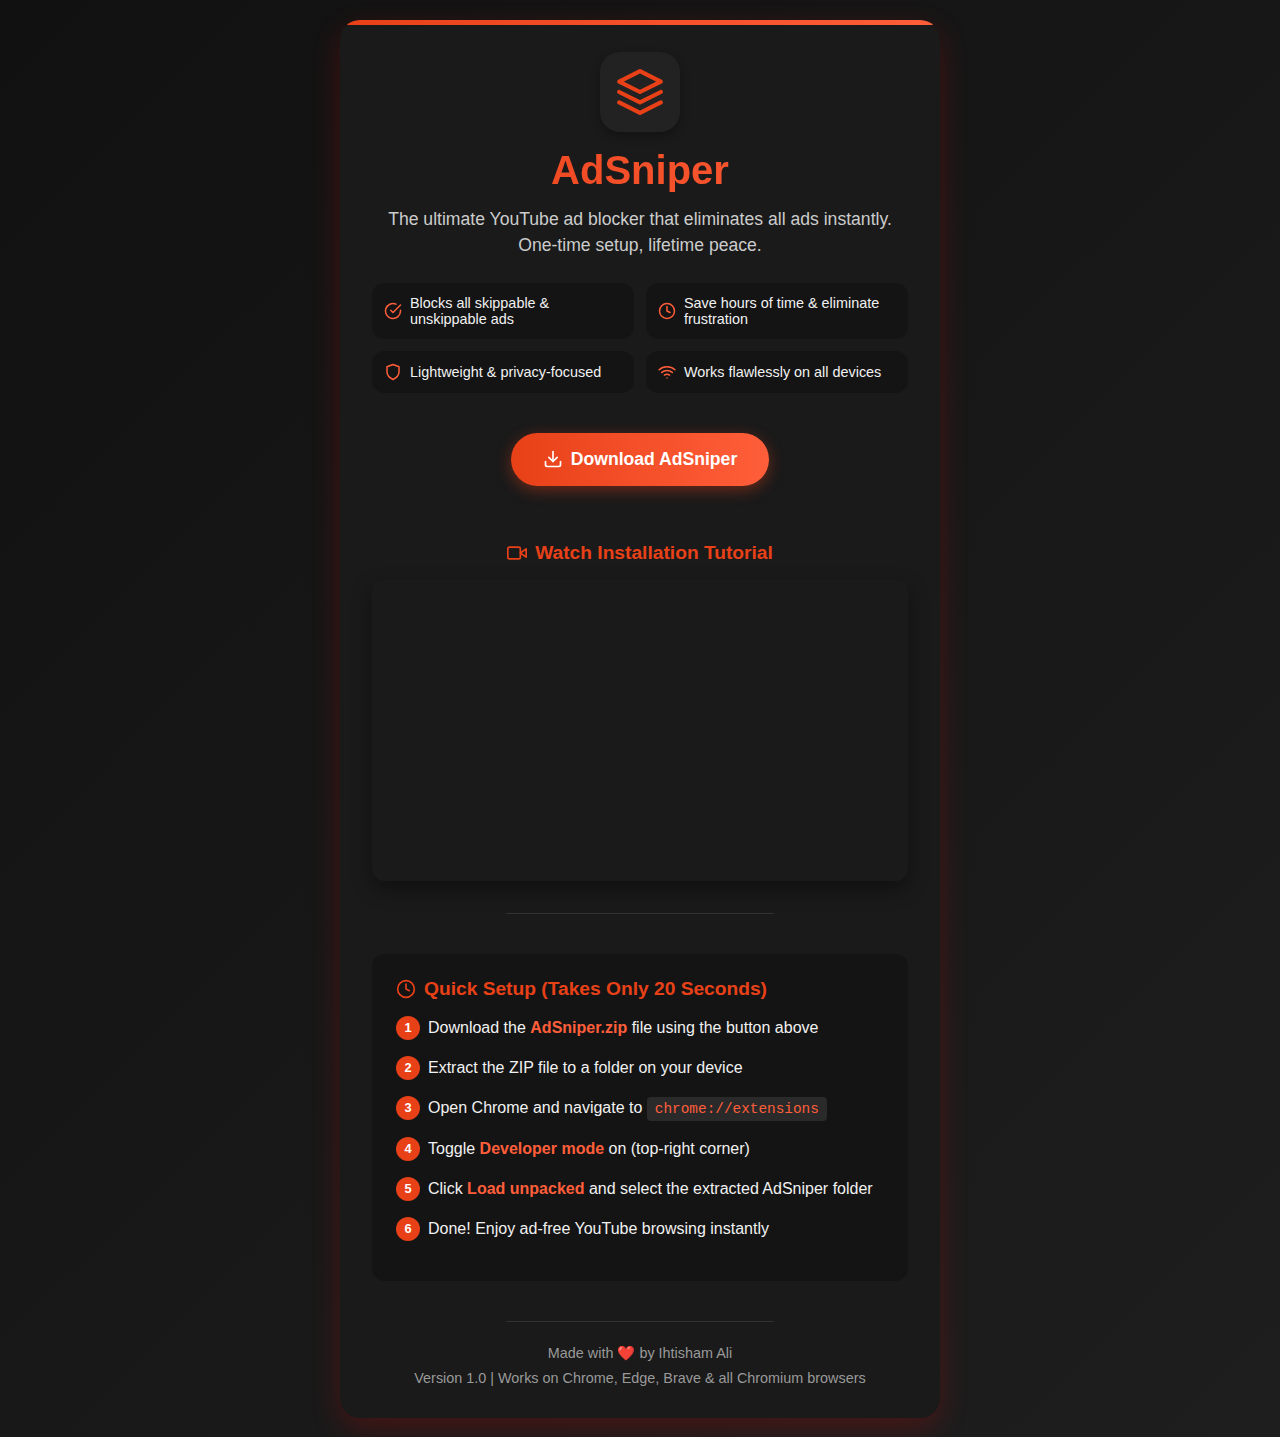
<file: AdSniper/index.html>
<!DOCTYPE html>
<html lang="en">

<head>
    <meta charset="UTF-8">
    <meta name="viewport" content="width=device-width, initial-scale=1.0">
    <title>Install AdSniper - YouTube Ad Blocker</title>
    <link rel="icon" href="icon48.png">
    <style>
    * {
        box-sizing: border-box;
        margin: 0;
        padding: 0;
    }

    body {
        margin: 0;
        padding: 0;
        font-family: 'Segoe UI', Tahoma, Geneva, Verdana, sans-serif;
        background: #0f0f0f;
        color: #f1f1f1;
        display: flex;
        flex-direction: column;
        align-items: center;
        justify-content: center;
        min-height: 100vh;
        text-align: center;
        background: linear-gradient(135deg, #111111 0%, #1e1e1e 100%);
    }

    .container {
        padding: 2rem;
        width: 90%;
        max-width: 600px;
        border-radius: 20px;
        background: #1a1a1a;
        box-shadow: 0 10px 30px rgba(255, 0, 0, 0.2);
        margin: 20px;
        position: relative;
        overflow: hidden;
    }

    .container::before {
        content: '';
        position: absolute;
        top: 0;
        left: 0;
        width: 100%;
        height: 5px;
        background: linear-gradient(to right, #e84118, #ff5e3a);
    }

    .logo {
        width: 80px;
        height: 80px;
        margin: 0 auto 1rem;
        border-radius: 20px;
        background: #222;
        display: flex;
        align-items: center;
        justify-content: center;
        box-shadow: 0 4px 10px rgba(0, 0, 0, 0.3);
    }

    .logo svg {
        width: 50px;
        height: 50px;
    }

    h1 {
        font-size: 2.5rem;
        margin-bottom: 0.8rem;
        background: linear-gradient(to right, #e84118, #ff5e3a);
        -webkit-background-clip: text;
        background-clip: text;
        color: transparent;
        font-weight: 700;
    }

    .tagline {
        font-size: 1.1rem;
        margin-bottom: 1.5rem;
        line-height: 1.5;
        color: #cccccc;
    }

    .button {
        background: linear-gradient(to right, #e84118, #ff5e3a);
        color: white;
        padding: 1rem 2rem;
        font-size: 1.1rem;
        border: none;
        border-radius: 50px;
        cursor: pointer;
        transition: all 0.3s ease;
        font-weight: 600;
        display: inline-flex;
        align-items: center;
        justify-content: center;
        margin: 1rem 0;
        box-shadow: 0 4px 15px rgba(232, 65, 24, 0.4);
    }

    .button:hover {
        transform: translateY(-3px);
        box-shadow: 0 6px 20px rgba(232, 65, 24, 0.6);
    }

    .button:active {
        transform: translateY(1px);
    }

    .button svg {
        margin-right: 8px;
    }

    .steps {
        text-align: left;
        margin-top: 2.5rem;
        padding: 1.5rem;
        background: rgba(0, 0, 0, 0.2);
        border-radius: 12px;
        counter-reset: step-counter;
        list-style-type: none;
    }

    .steps-title {
        font-size: 1.2rem;
        color: #e84118;
        margin-bottom: 1rem;
        display: flex;
        align-items: center;
    }

    .steps-title svg {
        margin-right: 8px;
    }

    .steps li {
        margin-bottom: 1rem;
        padding-left: 2rem;
        position: relative;
        line-height: 1.5;
    }

    .steps li::before {
        counter-increment: step-counter;
        content: counter(step-counter);
        position: absolute;
        left: 0;
        top: 0;
        width: 24px;
        height: 24px;
        background: #e84118;
        color: white;
        border-radius: 50%;
        display: flex;
        align-items: center;
        justify-content: center;
        font-size: 0.8rem;
        font-weight: bold;
    }

    .footer {
        margin-top: 2.5rem;
        font-size: 0.9rem;
        color: #999;
        position: relative;
        padding-top: 1.5rem;
    }

    .footer::before {
        content: '';
        position: absolute;
        top: 0;
        left: 25%;
        right: 25%;
        height: 1px;
        background: rgba(255, 255, 255, 0.1);
    }

    code {
        background: #2a2a2a;
        padding: 4px 8px;
        border-radius: 4px;
        font-family: monospace;
        font-size: 0.9rem;
        color: #ff5e3a;
    }

    .highlight {
        color: #ff5e3a;
        font-weight: 600;
    }

    .benefits {
        display: flex;
        flex-wrap: wrap;
        justify-content: center;
        gap: 12px;
        margin: 1.5rem 0;
    }

    .benefit {
        background: rgba(0, 0, 0, 0.2);
        border-radius: 12px;
        padding: 12px;
        width: calc(50% - 6px);
        display: flex;
        align-items: center;
        text-align: left;
    }

    .benefit svg {
        margin-right: 8px;
        flex-shrink: 0;
        color: #ff5e3a;
    }

    .benefit span {
        font-size: 0.9rem;
    }

    /* Video Tutorial Section */
    .video-section {
        margin-top: 2.5rem;
        width: 100%;
    }

    .video-title {
        font-size: 1.2rem;
        color: #e84118;
        margin-bottom: 1rem;
        display: flex;
        align-items: center;
        justify-content: center;
    }

    .video-title svg {
        margin-right: 8px;
    }

    .video-container {
        position: relative;
        padding-bottom: 56.25%;
        /* 16:9 Aspect Ratio */
        height: 0;
        overflow: hidden;
        width: 100%;
        border-radius: 12px;
        box-shadow: 0 8px 20px rgba(0, 0, 0, 0.4);
    }

    .video-container iframe {
        position: absolute;
        top: 0;
        left: 0;
        width: 100%;
        height: 100%;
        border: none;
        border-radius: 12px;
    }

    .section-divider {
        width: 50%;
        height: 1px;
        background: rgba(255, 255, 255, 0.1);
        margin: 2rem auto;
    }

    /* Animations */
    @keyframes pulse {
        0% {
            transform: scale(1);
        }

        50% {
            transform: scale(1.05);
        }

        100% {
            transform: scale(1);
        }
    }

    .pulse {
        animation: pulse 2s infinite ease-in-out;
    }

    /* Video play button effect */
    .play-button-overlay {
        position: absolute;
        top: 0;
        left: 0;
        width: 100%;
        height: 100%;
        display: flex;
        align-items: center;
        justify-content: center;
        background: rgba(0, 0, 0, 0.3);
        border-radius: 12px;
        opacity: 0;
        transition: opacity 0.3s ease;
        pointer-events: none;
    }

    .video-thumbnail:hover .play-button-overlay {
        opacity: 1;
    }

    .play-button {
        width: 70px;
        height: 70px;
        background: rgba(232, 65, 24, 0.9);
        border-radius: 50%;
        display: flex;
        align-items: center;
        justify-content: center;
        animation: pulse 2s infinite;
    }

    .video-thumbnail {
        position: relative;
        cursor: pointer;
        border-radius: 12px;
        overflow: hidden;
    }

    .video-thumbnail img {
        width: 100%;
        display: block;
        border-radius: 12px;
    }

    /* Responsive Design */
    @media (max-width: 600px) {
        .container {
            padding: 1.5rem;
            width: 95%;
        }

        h1 {
            font-size: 2rem;
        }

        .tagline {
            font-size: 1rem;
        }

        .button {
            padding: 0.8rem 1.6rem;
            font-size: 1rem;
            width: 100%;
        }

        .steps {
            padding: 1rem;
        }

        .benefit {
            width: 100%;
        }

        .play-button {
            width: 50px;
            height: 50px;
        }
    }
    </style>
</head>

<body>
    <div class="container">
        <div class="logo">
            <svg xmlns="http://www.w3.org/2000/svg" viewBox="0 0 24 24" fill="none" stroke="#e84118" stroke-width="2" stroke-linecap="round" stroke-linejoin="round">
                <path d="M12 2L2 7l10 5 10-5-10-5z" />
                <path d="M2 17l10 5 10-5" />
                <path d="M2 12l10 5 10-5" />
            </svg>
        </div>
        <h1>AdSniper</h1>
        <p class="tagline">The ultimate YouTube ad blocker that eliminates all ads instantly. One-time setup, lifetime peace.</p>
        <div class="benefits">
            <div class="benefit">
                <svg xmlns="http://www.w3.org/2000/svg" width="18" height="18" viewBox="0 0 24 24" fill="none" stroke="currentColor" stroke-width="2" stroke-linecap="round" stroke-linejoin="round">
                    <path d="M22 11.08V12a10 10 0 1 1-5.93-9.14"></path>
                    <polyline points="22 4 12 14.01 9 11.01"></polyline>
                </svg>
                <span>Blocks all skippable & unskippable ads</span>
            </div>
            <div class="benefit">
                <svg xmlns="http://www.w3.org/2000/svg" width="18" height="18" viewBox="0 0 24 24" fill="none" stroke="currentColor" stroke-width="2" stroke-linecap="round" stroke-linejoin="round">
                    <circle cx="12" cy="12" r="10"></circle>
                    <polyline points="12 6 12 12 16 14"></polyline>
                </svg>
                <span>Save hours of time & eliminate frustration</span>
            </div>
            <div class="benefit">
                <svg xmlns="http://www.w3.org/2000/svg" width="18" height="18" viewBox="0 0 24 24" fill="none" stroke="currentColor" stroke-width="2" stroke-linecap="round" stroke-linejoin="round">
                    <path d="M12 22s8-4 8-10V5l-8-3-8 3v7c0 6 8 10 8 10z"></path>
                </svg>
                <span>Lightweight & privacy-focused</span>
            </div>
            <div class="benefit">
                <svg xmlns="http://www.w3.org/2000/svg" width="18" height="18" viewBox="0 0 24 24" fill="none" stroke="currentColor" stroke-width="2" stroke-linecap="round" stroke-linejoin="round">
                    <path d="M5 12.55a11 11 0 0 1 14.08 0"></path>
                    <path d="M1.42 9a16 16 0 0 1 21.16 0"></path>
                    <path d="M8.53 16.11a6 6 0 0 1 6.95 0"></path>
                    <line x1="12" y1="20" x2="12.01" y2="20"></line>
                </svg>
                <span>Works flawlessly on all devices</span>
            </div>
        </div>
        <a href="AdSniper.zip" download>
            <button class="button pulse">
                <svg xmlns="http://www.w3.org/2000/svg" width="20" height="20" viewBox="0 0 24 24" fill="none" stroke="currentColor" stroke-width="2" stroke-linecap="round" stroke-linejoin="round">
                    <path d="M21 15v4a2 2 0 0 1-2 2H5a2 2 0 0 1-2-2v-4"></path>
                    <polyline points="7 10 12 15 17 10"></polyline>
                    <line x1="12" y1="15" x2="12" y2="3"></line>
                </svg>
                Download AdSniper
            </button>
        </a>
        <!-- Video Tutorial Section -->
        <div class="video-section">
            <div class="video-title">
                <svg xmlns="http://www.w3.org/2000/svg" width="20" height="20" viewBox="0 0 24 24" fill="none" stroke="currentColor" stroke-width="2" stroke-linecap="round" stroke-linejoin="round">
                    <polygon points="23 7 16 12 23 17 23 7"></polygon>
                    <rect x="1" y="5" width="15" height="14" rx="2" ry="2"></rect>
                </svg>
                <strong>Watch Installation Tutorial</strong>
            </div>
            <div class="video-container">
                <!-- Replace the src with your actual video link -->
                <iframe width="560" height="315" src="https://www.youtube-nocookie.com/embed/CcZwZ6NjwII?si=_jN-zepwondrNzMK&amp;controls=0" title="YouTube video player" frameborder="0" allow="accelerometer; autoplay; clipboard-write; encrypted-media; gyroscope; picture-in-picture; web-share" referrerpolicy="strict-origin-when-cross-origin" allowfullscreen></iframe>
            </div>
        </div>
        <div class="section-divider"></div>
        <ul class="steps">
            <div class="steps-title">
                <svg xmlns="http://www.w3.org/2000/svg" width="20" height="20" viewBox="0 0 24 24" fill="none" stroke="currentColor" stroke-width="2" stroke-linecap="round" stroke-linejoin="round">
                    <circle cx="12" cy="12" r="10"></circle>
                    <polyline points="12 6 12 12 16 14"></polyline>
                </svg>
                <strong>Quick Setup (Takes Only 20 Seconds)</strong>
            </div>
            <li>Download the <span class="highlight">AdSniper.zip</span> file using the button above</li>
            <li>Extract the ZIP file to a folder on your device</li>
            <li>Open Chrome and navigate to <code>chrome://extensions</code></li>
            <li>Toggle <span class="highlight">Developer mode</span> on (top-right corner)</li>
            <li>Click <span class="highlight">Load unpacked</span> and select the extracted AdSniper folder</li>
            <li>Done! Enjoy ad-free YouTube browsing instantly</li>
        </ul>
        <div class="footer">
            <div>Made with ❤️ by Ihtisham Ali</div>
            <div style="margin-top: 8px;">Version 1.0 | Works on Chrome, Edge, Brave & all Chromium browsers</div>
        </div>
    </div>
</body>

</html>
</file>
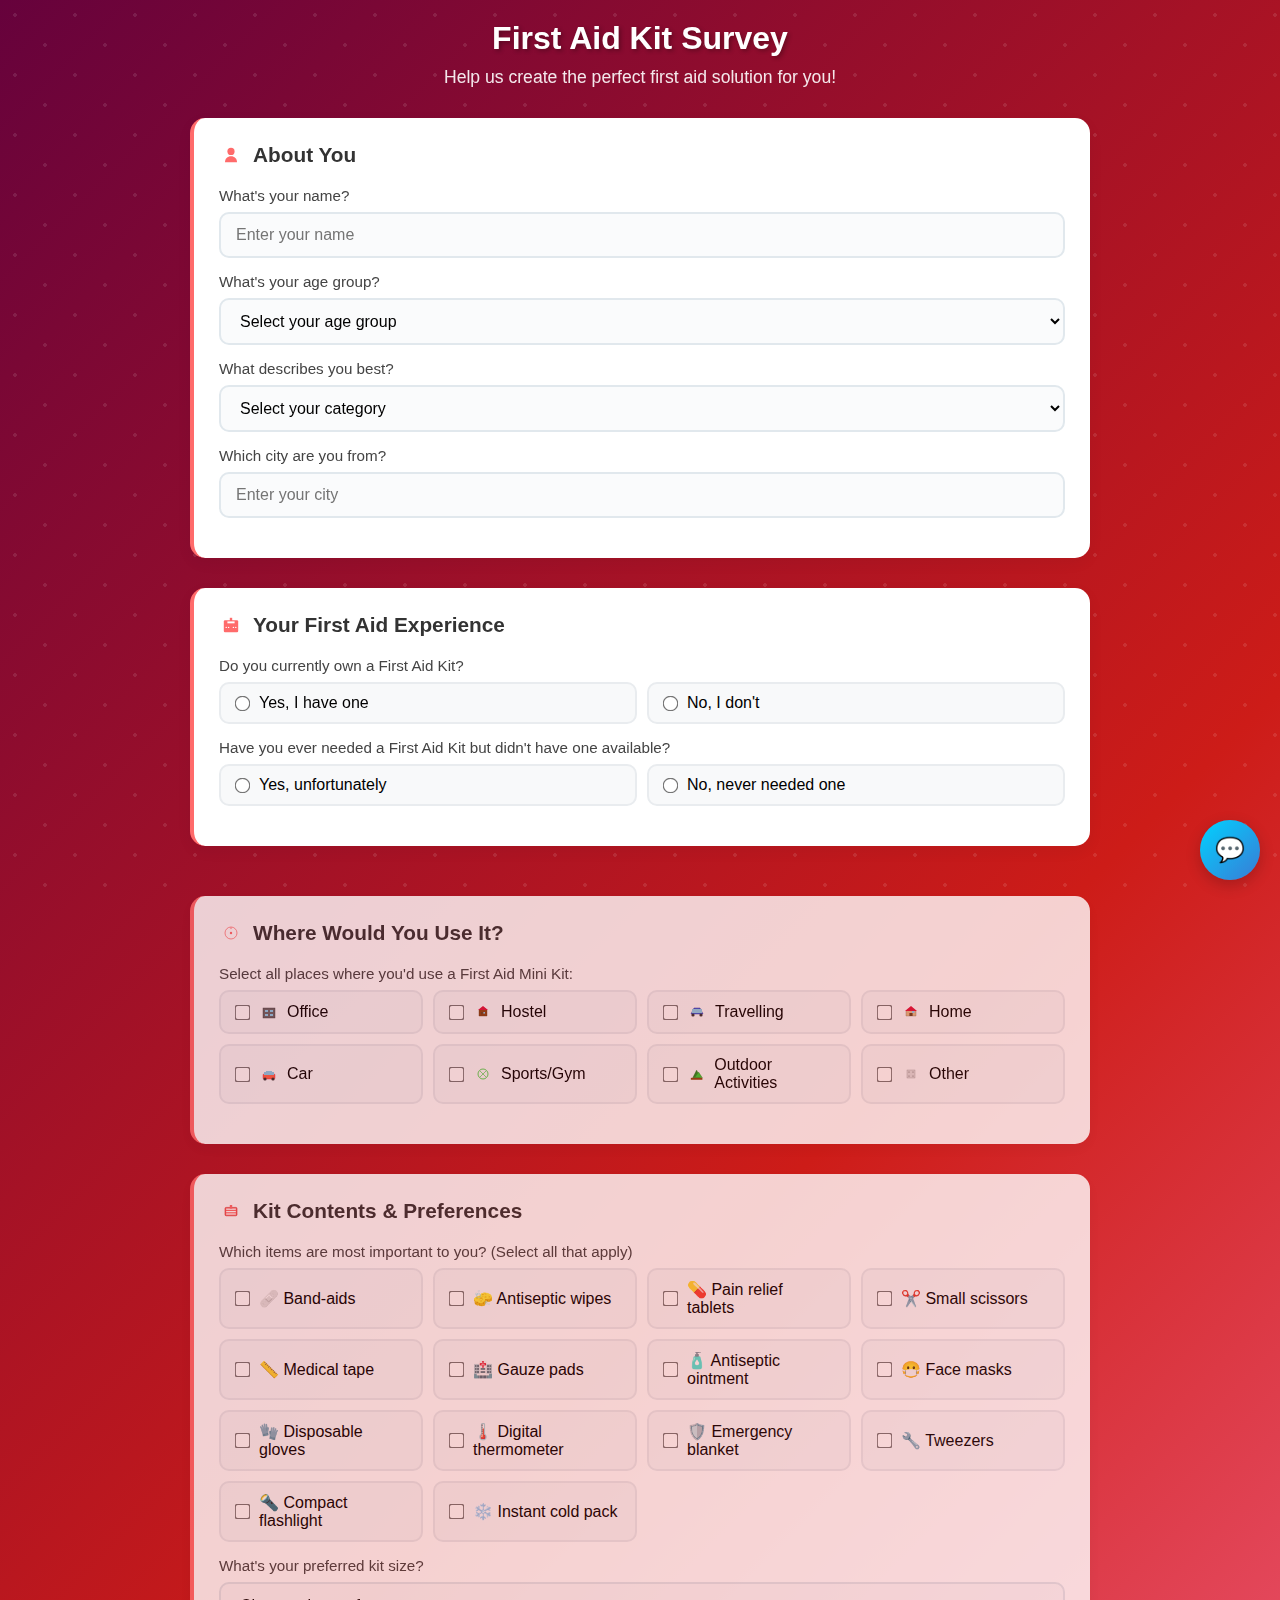
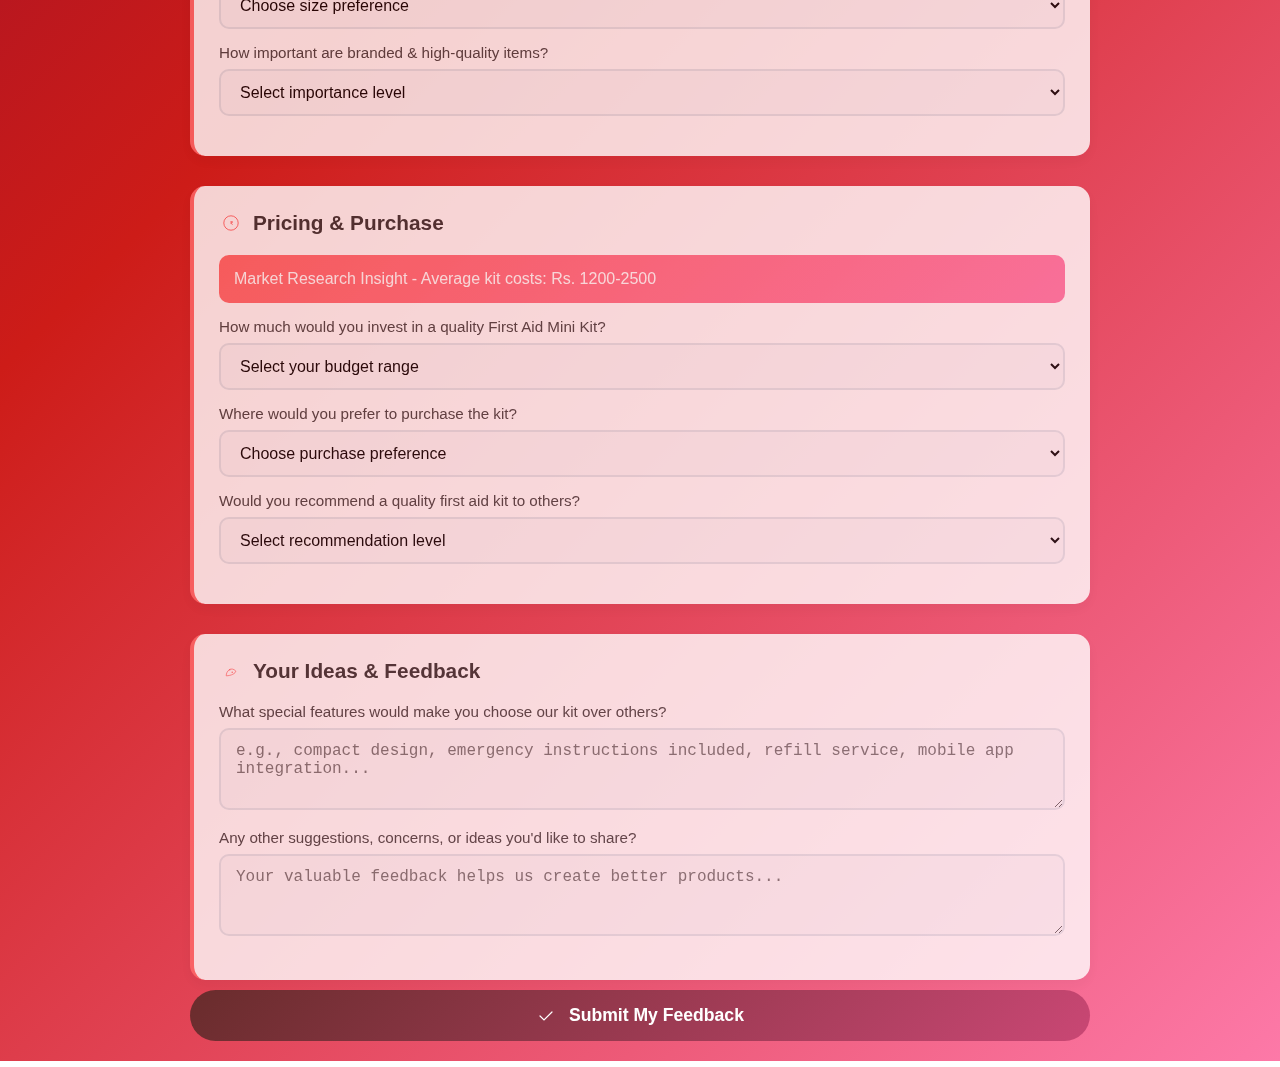
<file: survey/index.html>
<!DOCTYPE html>
<html lang="en">
<head>
    <meta charset="UTF-8" />
    <meta name="viewport" content="width=device-width, initial-scale=1.0" />
    <title>🩹 First Aid Mini Kit - Market Survey</title>
    <style>
        * {
            margin: 0;
            padding: 0;
            box-sizing: border-box;
        }

        body {
            font-family: 'Segoe UI', Tahoma, Geneva, Verdana, sans-serif;
            background: linear-gradient(135deg, #66023c 0%, #cd1c18 50%, #fd79a8 100%);
            min-height: 100vh;
            padding: 20px;
            position: relative;
            overflow-x: hidden;
        }

        .background-pattern {
            position: fixed;
            top: 0;
            left: 0;
            width: 100%;
            height: 100%;
            background-image: 
                radial-gradient(circle at 25% 25%, rgba(255,255,255,0.1) 2px, transparent 2px),
                radial-gradient(circle at 75% 75%, rgba(255,255,255,0.1) 2px, transparent 2px);
            background-size: 60px 60px;
            z-index: -1;
            animation: float 20s ease-in-out infinite;
        }

        @keyframes float {
            0%, 100% { transform: translateY(0px) rotate(0deg); }
            50% { transform: translateY(-20px) rotate(1deg); }
        }

        .container {
            max-width: 900px;
            margin: 0 auto;
            position: relative;
        }

        .header {
            text-align: center;
            margin-bottom: 30px;
            color: white;
        }

        .header h1 {
            font-size: 2rem;
            margin-bottom: 10px;
            text-shadow: 2px 2px 4px rgba(0,0,0,0.3);
            animation: slideInDown 1s ease-out;
        }

        .header p {
            font-size: 1.1rem;
            opacity: 0.9;
            animation: fadeIn 1.5s ease-out;
        }

        @keyframes slideInDown {
            from { opacity: 0; transform: translateY(-30px); }
            to { opacity: 1; transform: translateY(0); }
        }

        @keyframes fadeIn {
            from { opacity: 0; }
            to { opacity: 1; }
        }

        /* .form-container {
            background: rgba(255, 255, 255, 0.95);
            backdrop-filter: blur(10px);
            border-radius: 20px;
            box-shadow: 0 20px 40px rgba(0, 0, 0, 0.1);
            overflow: hidden;
            animation: slideInUp 1s ease-out;
        } */

        @keyframes slideInUp {
            from { opacity: 0; transform: translateY(30px); }
            to { opacity: 1; transform: translateY(0); }
        }

        .progress-bar {
            height: 4px;
            background: linear-gradient(90deg, #ff6b6b, #fd79a8, #ee5a24);
            background-size: 200% 100%;
            animation: gradient 3s ease infinite;
        }

        @keyframes gradient {
            0% { background-position: 0% 50%; }
            50% { background-position: 100% 50%; }
            100% { background-position: 0% 50%; }
        }

        .form-content {
            /* padding: 40px; */
            /* background: linear-gradient(135deg, #ff0000 0%, #ff4400 50%, #fd79a8 100%); */

        }

        .section {
            margin-bottom: 30px;
            padding: 25px;
            background: #fff;
            border-radius: 15px;
            box-shadow: 0 5px 15px rgba(0, 0, 0, 0.05);
            transition: transform 0.3s ease, box-shadow 0.3s ease;
            border-left: 4px solid #ff6b6b;
        }

        .section:hover {
            transform: translateY(-2px);
            box-shadow: 0 8px 25px rgba(0, 0, 0, 0.1);
        }

        .section-title {
            display: flex;
            align-items: center;
            margin-bottom: 20px;
            font-size: 1.3rem;
            color: #333;
            font-weight: 600;
        }

        .section-icon {
            margin-right: 10px;
            font-size: 1.5rem;
        }

        label {
            display: block;
            margin-bottom: 8px;
            font-weight: 500;
            color: #444;
            font-size: 0.95rem;
        }

        input[type="text"],
        input[type="number"],
        input[type="email"],
        select,
        textarea {
            width: 100%;
            padding: 12px 15px;
            margin-bottom: 15px;
            border: 2px solid #e1e8ed;
            border-radius: 10px;
            font-size: 1rem;
            transition: all 0.3s ease;
            background: #fafbfc;
        }

        input[type="text"]:focus,
        input[type="number"]:focus,
        input[type="email"]:focus,
        select:focus,
        textarea:focus {
            border-color: #ff6b6b;
            box-shadow: 0 0 0 3px rgba(255, 107, 107, 0.1);
            outline: none;
            background: #fff;
            transform: translateY(-1px);
        }

        .checkbox-group, .radio-group {
            display: grid;
            grid-template-columns: repeat(auto-fit, minmax(200px, 1fr));
            gap: 10px;
            margin-bottom: 15px;
        }

        .checkbox-item, .radio-item {
            display: flex;
            align-items: center;
            padding: 10px 15px;
            background: #f8f9fa;
            border: 2px solid #e9ecef;
            border-radius: 10px;
            cursor: pointer;
            transition: all 0.3s ease;
            position: relative;
        }

        .checkbox-item:hover, .radio-item:hover {
            background: #fff5f5;
            border-color: #ff6b6b;
            transform: translateY(-1px);
        }

        .checkbox-item input, .radio-item input {
            margin-right: 10px;
            transform: scale(1.2);
        }

        .checkbox-item.selected, .radio-item.selected {
            background: linear-gradient(135deg, #ff6b6b, #fd79a8);
            color: white;
            border-color: #ff6b6b;
        }

        .price-display {
            display: flex;
            justify-content: space-between;
            align-items: center;
            padding: 15px;
            background: linear-gradient(135deg, #ff6b6b, #fd79a8);
            color: white;
            border-radius: 10px;
            margin-bottom: 15px;
        }

        .submit-btn {
            width: 100%;
            padding: 15px;
            background: linear-gradient(135deg, #692c2c, #c94774);
            color: white;
            font-size: 1.1rem;
            font-weight: 600;
            border: none;
            border-radius: 50px;
            cursor: pointer;
            transition: all 0.3s ease;
            position: relative;
            overflow: hidden;
        }

        .submit-btn:hover {
            transform: translateY(-2px);
            box-shadow: 0 10px 20px rgba(255, 107, 107, 0.3);
        }

        .submit-btn:active {
            transform: translateY(0);
        }

        .submit-btn::before {
            content: '';
            position: absolute;
            top: 0;
            left: -100%;
            width: 100%;
            height: 100%;
            background: linear-gradient(90deg, transparent, rgba(255,255,255,0.2), transparent);
            transition: left 0.5s;
        }

        .submit-btn:hover::before {
            left: 100%;
        }

        .floating-help {
            position: fixed;
            bottom: 20px;
            right: 20px;
            width: 60px;
            height: 60px;
            background: linear-gradient(135deg, #00d2ff, #3a7bd5);
            border-radius: 50%;
            display: flex;
            align-items: center;
            justify-content: center;
            color: white;
            font-size: 1.5rem;
            cursor: pointer;
            box-shadow: 0 5px 15px rgba(0, 0, 0, 0.2);
            transition: all 0.3s ease;
            z-index: 1000;
            animation: pulse 2s infinite;
        }

        @keyframes pulse {
            0% { box-shadow: 0 0 0 0 rgba(0, 210, 255, 0.7); }
            70% { box-shadow: 0 0 0 10px rgba(0, 210, 255, 0); }
            100% { box-shadow: 0 0 0 0 rgba(0, 210, 255, 0); }
        }

        .floating-help:hover {
            transform: scale(1.1);
            animation: none;
        }

        .tooltip {
            position: absolute;
            bottom: 70px;
            right: 0;
            background: #333;
            color: white;
            padding: 10px 15px;
            border-radius: 10px;
            white-space: nowrap;
            opacity: 0;
            visibility: hidden;
            transition: all 0.3s ease;
        }

        .floating-help:hover .tooltip {
            opacity: 1;
            visibility: visible;
        }

        .success-message {
            position: fixed;
            top: 50%;
            left: 50%;
            transform: translate(-50%, -50%);
            background: white;
            padding: 30px;
            border-radius: 20px;
            box-shadow: 0 20px 40px rgba(0, 0, 0, 0.2);
            text-align: center;
            z-index: 2000;
            opacity: 0;
            visibility: hidden;
            transition: all 0.3s ease;
        }

        .success-message.show {
            opacity: 1;
            visibility: visible;
        }

        .success-icon {
            font-size: 4rem;
            color: #00d2ff;
            margin-bottom: 20px;
        }

        @media (max-width: 768px) {
            .form-content {
                /* padding: 20px; */
            }
            
            .header h1 {
                font-size: 2rem;
            }
            
            .checkbox-group, .radio-group {
                grid-template-columns: 1fr;
            }
            
            .section {
                padding: 20px;
            }
        }

        @media (max-width: 480px) {
            body {
                padding: 10px;
            }
            
            .header h1 {
                font-size: 1.5rem;
            }

            .header p {
                font-size: 0.8rem;
            }
            
            .form-content {
                /* padding: 15px; */
            }
            
            .section {
                padding: 15px;
            }

            textarea {
                min-height: 120px;
            }

            .submit-btn {
                font-size: 0.9rem;
            }

            
        }
    </style>
</head>
<body>
    <div class="background-pattern"></div>
    
    <div class="container">
        <div class="header">
            <h1>
                <!-- <svg width="40" height="40" viewBox="0 0 100 100" style="display: inline-block; margin-right: 10px; vertical-align: middle;">
                    <rect x="20" y="20" width="60" height="60" rx="5" fill="#ffffff" stroke="#ff6b6b" stroke-width="3"/>
                    <rect x="45" y="30" width="10" height="30" fill="#ff6b6b"/>
                    <rect x="35" y="40" width="30" height="10" fill="#ff6b6b"/>
                </svg> -->
                First Aid Kit Survey
            </h1>
            <p>Help us create the perfect first aid solution for you!</p>
        </div>

        <div class="form-container">
            <!-- <div class="progress-bar"></div> -->
            
            <div class="form-content">
                <form id="surveyForm">
                    <div class="section">
                        <div class="section-title">
                            <svg class="section-icon" width="24" height="24" viewBox="0 0 100 100" style="margin-right: 10px;">
                                <circle cx="50" cy="35" r="15" fill="#ff6b6b"/>
                                <path d="M50 55 C35 55, 25 65, 25 80 L75 80 C75 65, 65 55, 50 55" fill="#ff6b6b"/>
                            </svg>
                            About You
                        </div>

                        <label for="name">What's your name?</label>
                        <input type="text" id="name" name="name" placeholder="Enter your name" required>
                        
                        <label for="age">What's your age group?</label>
                        <select id="age" name="age" required>
                            <option value="">Select your age group</option>
                            <option>Under 18</option>
                            <option>18-24</option>
                            <option>25-34</option>
                            <option>35-44</option>
                            <option>45+</option>
                        </select>

                        <label for="profession">What describes you best?</label>
                        <select id="profession" name="profession" required>
                            <option value="">Select your category</option>
                            <option>Student</option>
                            <option>Office worker</option>
                            <option>Healthcare professional</option>
                            <option>Traveller/adventurer</option>
                            <option>Hostel resident</option>
                            <option>Doctor/Nurse</option>
                            <option>Business Owner/Manager</option>
                            <option>Parent/caregiver</option>
                            <option>Other</option>
                        </select>

                        <label for="city">Which city are you from?</label>
                        <input type="text" id="city" name="city" placeholder="Enter your city" required>
                    </div>

                    <div class="section">
                        <div class="section-title">
                            <svg class="section-icon" width="24" height="24" viewBox="0 0 100 100" style="margin-right: 10px;">
                                <rect x="20" y="30" width="60" height="50" rx="5" fill="#ff6b6b"/>
                                <rect x="45" y="20" width="10" height="25" fill="#ff6b6b"/>
                                <rect x="35" y="35" width="30" height="8" fill="white"/>
                                <circle cx="30" cy="60" r="3" fill="white"/>
                                <circle cx="40" cy="60" r="3" fill="white"/>
                                <circle cx="60" cy="60" r="3" fill="white"/>
                                <circle cx="70" cy="60" r="3" fill="white"/>
                            </svg>
                            Your First Aid Experience
                        </div>
                        
                        <label>Do you currently own a First Aid Kit?</label>
                        <div class="radio-group">
                            <div class="radio-item">
                                <input type="radio" name="ownKit" value="Yes" required>
                                <span>Yes, I have one</span>
                            </div>
                            <div class="radio-item">
                                <input type="radio" name="ownKit" value="No" required>
                                <span>No, I don't</span>
                            </div>
                        </div>

                        <label>Have you ever needed a First Aid Kit but didn't have one available?</label>
                        <div class="radio-group">
                            <div class="radio-item">
                                <input type="radio" name="needKit" value="Yes" required>
                                <span>Yes, unfortunately</span>
                            </div>
                            <div class="radio-item">
                                <input type="radio" name="needKit" value="No" required>
                                <span>No, never needed one</span>
                            </div>
                        </div>
                    </div>

                    <div class="section">
                        <div class="section-title">
                            <svg class="section-icon" width="24" height="24" viewBox="0 0 100 100" style="margin-right: 10px;">
                                <circle cx="50" cy="50" r="25" fill="none" stroke="#ff6b6b" stroke-width="3"/>
                                <circle cx="50" cy="50" r="5" fill="#ff6b6b"/>
                                <path d="M50 25 L55 35 L50 30 L45 35 Z" fill="#ff6b6b"/>
                            </svg>
                            Where Would You Use It?
                        </div>
                        
                        <label>Select all places where you'd use a First Aid Mini Kit:</label>
                        <div class="checkbox-group">
                            <div class="checkbox-item">
                                <input type="checkbox" name="usage" value="Office">
                                <svg width="20" height="20" viewBox="0 0 100 100" style="margin-right: 8px;">
                                    <rect x="20" y="30" width="60" height="50" fill="#666" stroke="#333" stroke-width="2"/>
                                    <rect x="30" y="40" width="15" height="10" fill="#87ceeb"/>
                                    <rect x="55" y="40" width="15" height="10" fill="#87ceeb"/>
                                    <rect x="30" y="60" width="15" height="10" fill="#87ceeb"/>
                                    <rect x="55" y="60" width="15" height="10" fill="#87ceeb"/>
                                </svg>
                                <span>Office</span>
                            </div>
                            <div class="checkbox-item">
                                <input type="checkbox" name="usage" value="Hostel">
                                <svg width="20" height="20" viewBox="0 0 100 100" style="margin-right: 8px;">
                                    <path d="M30 70 L30 40 L50 25 L70 40 L70 70 Z" fill="#8B4513" stroke="#654321" stroke-width="2"/>
                                    <rect x="40" y="50" width="8" height="12" fill="#654321"/>
                                    <rect x="52" y="50" width="8" height="8" fill="#87ceeb"/>
                                    <polygon points="25,40 50,20 75,40" fill="#DC143C"/>
                                </svg>
                                <span>Hostel</span>
                            </div>
                            <div class="checkbox-item">
                                <input type="checkbox" name="usage" value="Travelling">
                                <svg width="20" height="20" viewBox="0 0 100 100" style="margin-right: 8px;">
                                    <path d="M20 60 L35 30 L65 30 L80 60 Z" fill="#4169E1" stroke="#000080" stroke-width="2"/>
                                    <circle cx="30" cy="65" r="8" fill="#333"/>
                                    <circle cx="70" cy="65" r="8" fill="#333"/>
                                    <rect x="25" y="35" width="50" height="20" fill="#87ceeb"/>
                                </svg>
                                <span>Travelling</span>
                            </div>
                            <div class="checkbox-item">
                                <input type="checkbox" name="usage" value="Home">
                                <svg width="20" height="20" viewBox="0 0 100 100" style="margin-right: 8px;">
                                    <path d="M25 70 L25 45 L50 25 L75 45 L75 70 Z" fill="#DEB887" stroke="#8B7355" stroke-width="2"/>
                                    <rect x="42" y="55" width="16" height="15" fill="#654321"/>
                                    <rect x="55" y="45" width="12" height="10" fill="#87ceeb"/>
                                    <polygon points="20,45 50,20 80,45" fill="#DC143C"/>
                                </svg>
                                <span>Home</span>
                            </div>
                            <div class="checkbox-item">
                                <input type="checkbox" name="usage" value="Car">
                                <svg width="20" height="20" viewBox="0 0 100 100" style="margin-right: 8px;">
                                    <rect x="20" y="50" width="60" height="25" rx="5" fill="#FF6347" stroke="#DC143C" stroke-width="2"/>
                                    <circle cx="30" cy="75" r="8" fill="#333"/>
                                    <circle cx="70" cy="75" r="8" fill="#333"/>
                                    <rect x="25" y="40" width="50" height="15" fill="#87ceeb"/>
                                    <rect x="35" y="35" width="30" height="10" fill="#87ceeb"/>
                                </svg>
                                <span>Car</span>
                            </div>
                            <div class="checkbox-item">
                                <input type="checkbox" name="usage" value="Sports">
                                <svg width="20" height="20" viewBox="0 0 100 100" style="margin-right: 8px;">
                                    <circle cx="50" cy="50" r="25" fill="none" stroke="#32CD32" stroke-width="4"/>
                                    <path d="M35 35 L65 65 M65 35 L35 65" stroke="#32CD32" stroke-width="3"/>
                                </svg>
                                <span>Sports/Gym</span>
                            </div>
                            <div class="checkbox-item">
                                <input type="checkbox" name="usage" value="Outdoor">
                                <svg width="20" height="20" viewBox="0 0 100 100" style="margin-right: 8px;">
                                    <path d="M30 70 L50 30 L70 70 Z" fill="#228B22" stroke="#006400" stroke-width="2"/>
                                    <path d="M40 70 L60 40 L80 70 Z" fill="#32CD32" stroke="#228B22" stroke-width="2"/>
                                    <rect x="20" y="70" width="60" height="10" fill="#8B4513"/>
                                </svg>
                                <span>Outdoor Activities</span>
                            </div>
                            <div class="checkbox-item">
                                <input type="checkbox" name="usage" value="Other">
                                <svg width="20" height="20" viewBox="0 0 100 100" style="margin-right: 8px;">
                                    <rect x="30" y="30" width="40" height="40" fill="#DDD" stroke="#999" stroke-width="2"/>
                                    <circle cx="40" cy="40" r="3" fill="#666"/>
                                    <circle cx="60" cy="40" r="3" fill="#666"/>
                                    <circle cx="40" cy="60" r="3" fill="#666"/>
                                    <circle cx="60" cy="60" r="3" fill="#666"/>
                                </svg>
                                <span>Other</span>
                            </div>
                        </div>
                    </div>

                    <div class="section">
                        <div class="section-title">
                            <svg class="section-icon" width="24" height="24" viewBox="0 0 100 100" style="margin-right: 10px;">
                                <rect x="25" y="35" width="50" height="35" rx="5" fill="#ff6b6b" stroke="#cc0000" stroke-width="2"/>
                                <rect x="30" y="40" width="40" height="5" fill="white"/>
                                <rect x="30" y="50" width="40" height="5" fill="white"/>
                                <rect x="30" y="60" width="40" height="5" fill="white"/>
                                <rect x="45" y="25" width="10" height="15" fill="#ff6b6b"/>
                            </svg>
                            Kit Contents & Preferences
                        </div>
                        
                        <label>Which items are most important to you? (Select all that apply)</label>
                        <div class="checkbox-group">
                            <div class="checkbox-item">
                                <input type="checkbox" name="items" value="Band-aids">
                                <span>🩹 Band-aids</span>
                            </div>
                            <div class="checkbox-item">
                                <input type="checkbox" name="items" value="Antiseptic wipes">
                                <span>🧽 Antiseptic wipes</span>
                            </div>
                            <div class="checkbox-item">
                                <input type="checkbox" name="items" value="Pain relief tablets">
                                <span>💊 Pain relief tablets</span>
                            </div>
                            <div class="checkbox-item">
                                <input type="checkbox" name="items" value="Small scissors">
                                <span>✂️ Small scissors</span>
                            </div>
                            <div class="checkbox-item">
                                <input type="checkbox" name="items" value="Medical tape">
                                <span>📏 Medical tape</span>
                            </div>
                            <div class="checkbox-item">
                                <input type="checkbox" name="items" value="Gauze pads">
                                <span>🏥 Gauze pads</span>
                            </div>
                            <div class="checkbox-item">
                                <input type="checkbox" name="items" value="Antiseptic ointment">
                                <span>🧴 Antiseptic ointment</span>
                            </div>
                            <div class="checkbox-item">
                                <input type="checkbox" name="items" value="Face masks">
                                <span>😷 Face masks</span>
                            </div>
                            <div class="checkbox-item">
                                <input type="checkbox" name="items" value="Gloves">
                                <span>🧤 Disposable gloves</span>
                            </div>
                            <div class="checkbox-item">
                                <input type="checkbox" name="items" value="Thermometer">
                                <span>🌡️ Digital thermometer</span>
                            </div>
                            <div class="checkbox-item">
                                <input type="checkbox" name="items" value="Emergency blanket">
                                <span>🛡️ Emergency blanket</span>
                            </div>
                            <div class="checkbox-item">
                                <input type="checkbox" name="items" value="Tweezers">
                                <span>🔧 Tweezers</span>
                            </div>
                            <div class="checkbox-item">
                                <input type="checkbox" name="items" value="Compact flashlight">
                                <span>🔦 Compact flashlight</span>
                            </div>
                            <div class="checkbox-item">
                                <input type="checkbox" name="items" value="Instant cold pack">
                                <span>❄️ Instant cold pack</span>
                            </div>
                        </div>

                        <label>What's your preferred kit size?</label>
                        <select name="kitSize" required>
                            <option value="">Choose size preference</option>
                            <option>Pocket size (fits in wallet)</option>
                            <option>Small pouch (phone size)</option>
                            <option>Medium box (book size)</option>
                            <option>Large kit (comprehensive)</option>
                            <option>No preference</option>
                        </select>

                        <label>How important are branded & high-quality items?</label>
                        <select name="qualityImportance" required>
                            <option value="">Select importance level</option>
                            <option>Very important - only trusted brands</option>
                            <option>Somewhat important - prefer known brands</option>
                            <option>Not important - value over brand</option>
                        </select>
                    </div>

                    <div class="section">
                        <div class="section-title">
                            <svg class="section-icon" width="24" height="24" viewBox="0 0 100 100" style="margin-right: 10px;">
                                <circle cx="50" cy="50" r="30" fill="none" stroke="#ff6b6b" stroke-width="4"/>
                                <text x="50" y="58" text-anchor="middle" font-size="20" font-weight="bold" fill="#ff6b6b">₹</text>
                            </svg>
                            Pricing & Purchase
                        </div>
                        
                        <div class="price-display">
                            <span>
                                <!-- <svg width="20" height="20" viewBox="0 0 100 100" style="margin-right: 8px; vertical-align: middle;">
                                    <circle cx="50" cy="50" r="20" fill="yellow" stroke="orange" stroke-width="3"/>
                                    <path d="M40 40 L60 40 L55 55 L45 55 Z" fill="orange"/>
                                </svg> -->
                                Market Research Insight - Average kit costs: Rs. 1200-2500
                            </span>
                        
                        </div>

                        <label>How much would you invest in a quality First Aid Mini Kit?</label>
                        <select name="priceRange" required>
                            <option value="">Select your budget range</option>
                            <option>Less than Rs. 800</option>
                            <option>Rs. 800 - 1200</option>
                            <option>Rs. 1200 - 1800</option>
                            <option>Rs. 1800 - 2500</option>
                            <option>Rs. 2500 - 3500</option>
                            <option>More than Rs. 3500</option>
                        </select>

                        <label>Where would you prefer to purchase the kit?</label>
                        <select name="buyPlace" required>
                            <option value="">Choose purchase preference</option>
                            <option>Online (Daraz, Website, etc.)</option>
                            <option>Medical store/Pharmacy</option>
                            <option>Supermarket/Hypermarket</option>
                            <option>Through workplace</option>
                            <option>Hospital/Clinic</option>
                            <option>Direct delivery (Via WhatsApp)</option>
                            <option>No preference</option>
                        </select>

                        <label>Would you recommend a quality first aid kit to others?</label>
                        <select name="recommend" required>
                            <option value="">Select recommendation level</option>
                            <option>Absolutely - would actively promote</option>
                            <option>Yes - would recommend if asked</option>
                            <option>Maybe - depends on their needs</option>
                            <option>Probably not</option>
                        </select>
                    </div>

                    <div class="section">
                        <div class="section-title">
                            <svg class="section-icon" width="24" height="24" viewBox="0 0 100 100" style="margin-right: 10px;">
                                <path d="M30 70 C30 50, 50 30, 70 50 C70 60, 50 70, 30 70" fill="none" stroke="#ff6b6b" stroke-width="3"/>
                                <circle cx="45" cy="45" r="3" fill="#ff6b6b"/>
                                <circle cx="55" cy="55" r="3" fill="#ff6b6b"/>
                            </svg>
                            Your Ideas & Feedback
                        </div>
                        
                        <label>What special features would make you choose our kit over others?</label>
                        <textarea name="features" rows="3" placeholder="e.g., compact design, emergency instructions included, refill service, mobile app integration..."></textarea>

                        <label>Any other suggestions, concerns, or ideas you'd like to share?</label>
                        <textarea name="comments" rows="3" placeholder="Your valuable feedback helps us create better products..."></textarea>
                    </div>

                    <button type="submit" class="submit-btn">
                        <svg width="20" height="20" viewBox="0 0 100 100" style="margin-right: 8px; vertical-align: middle;">
                            <path d="M20 50 L40 70 L80 30" fill="none" stroke="white" stroke-width="6" stroke-linecap="round"/>
                        </svg>
                        Submit My Feedback
                    </button>
                </form>
            </div>
        </div>
    </div>

    <div class="floating-help">
        💬
        <!-- <div class="tooltip">Need help? Click for assistance!</div> -->
    </div>

    <div class="success-message" id="successMessage">
        <div class="success-icon">🎉</div>
        <h2>Thank You!</h2>
        <p>Your valuable feedback has been submitted successfully.</p>
        <p>Together, we'll create the perfect first aid solution!</p>
    </div>

    <script>
        // Enhanced form functionality
        const form = document.getElementById('surveyForm');
        const checkboxItems = document.querySelectorAll('.checkbox-item');
        const radioItems = document.querySelectorAll('.radio-item');
        const successMessage = document.getElementById('successMessage');
        const floatingHelp = document.querySelector('.floating-help');

        // Handle checkbox visual feedback
        checkboxItems.forEach(item => {
            const checkbox = item.querySelector('input[type="checkbox"]');
            checkbox.addEventListener('change', () => {
                if (checkbox.checked) {
                    item.classList.add('selected');
                } else {
                    item.classList.remove('selected');
                }
            });
        });

        // Handle radio button visual feedback
        radioItems.forEach(item => {
            const radio = item.querySelector('input[type="radio"]');
            radio.addEventListener('change', () => {
                // Remove selected class from all items in the same group
                const groupName = radio.name;
                document.querySelectorAll(`input[name="${groupName}"]`).forEach(r => {
                    r.closest('.radio-item').classList.remove('selected');
                });
                // Add selected class to current item
                item.classList.add('selected');
            });
        });

        // Enhanced form submission with animation
        form.addEventListener('submit', function(e) {
            e.preventDefault();
            
            // Show success message with animation
            successMessage.classList.add('show');
            
            // Hide success message after 3 seconds and reset form
            setTimeout(() => {
                successMessage.classList.remove('show');
                form.reset();
                
                // Reset visual states
                checkboxItems.forEach(item => item.classList.remove('selected'));
                radioItems.forEach(item => item.classList.remove('selected'));
            }, 3000);
        });

        // Floating help functionality
        floatingHelp.addEventListener('click', () => {
            alert(`📋 Survey Help:

• Take your time - there's no rush!
• Select all options that apply to you
• Your honest feedback helps us create better products
• All responses are confidential
• Contact us at +92 315 9396545 for questions

Thank you for participating! 🙏`);
        });

        // Smooth scrolling for better UX
        const sections = document.querySelectorAll('.section');
        const observerOptions = {
            threshold: 0.1,
            rootMargin: '0px 0px -50px 0px'
        };

        const observer = new IntersectionObserver((entries) => {
            entries.forEach(entry => {
                if (entry.isIntersecting) {
                    entry.target.style.opacity = '1';
                    entry.target.style.transform = 'translateY(0)';
                }
            });
        }, observerOptions);

        sections.forEach(section => {
            section.style.opacity = '0.8';
            section.style.transform = 'translateY(20px)';
            section.style.transition = 'opacity 0.6s ease, transform 0.6s ease';
            observer.observe(section);
        });

        // Add some interactive feedback for form elements
        const formElements = document.querySelectorAll('input, select, textarea');
        formElements.forEach(element => {
            element.addEventListener('focus', () => {
                element.parentElement.style.transform = 'scale(1.02)';
            });
            
            element.addEventListener('blur', () => {
                element.parentElement.style.transform = 'scale(1)';
            });
        });
    </script>

    <script>
        document.getElementById('surveyForm').addEventListener('submit', async function(e) {
            e.preventDefault();
            
            try {
                // Get form data
                const formData = new FormData(this);
                const data = {};
                formData.forEach((value, key) => {
                    // Handle multiple selections (checkboxes)
                    if (data[key]) {
                        if (!Array.isArray(data[key])) {
                            data[key] = [data[key]];
                        }
                        data[key].push(value);
                    } else {
                        data[key] = value;
                    }
                });
    
                // Convert arrays to comma-separated strings for Google Sheets
                Object.keys(data).forEach(key => {
                    if (Array.isArray(data[key])) {
                        data[key] = data[key].join(', ');
                    }
                });
    
                // Send data to Google Apps Script
                const response = await fetch('https://script.google.com/macros/s/AKfycbwNxFag8gBQ3bH8xXMXEkiQH6qQqf_661GNNErX6T4UNS5rFX7JgmY2Sc5mDeVSgThz/exec', {
                    method: 'POST',
                    mode: 'no-cors',
                    headers: {
                        'Content-Type': 'application/x-www-form-urlencoded',
                    },
                    body: new URLSearchParams(data).toString()
                });
    
                // Show success message
                alert('Thank you! Your response has been recorded.');
                this.reset();
            } catch (error) {
                console.error('Error:', error);
                alert('There was an error submitting your response. Please try again.');
            }
        });
    </script>
</body>
</html>
</file>
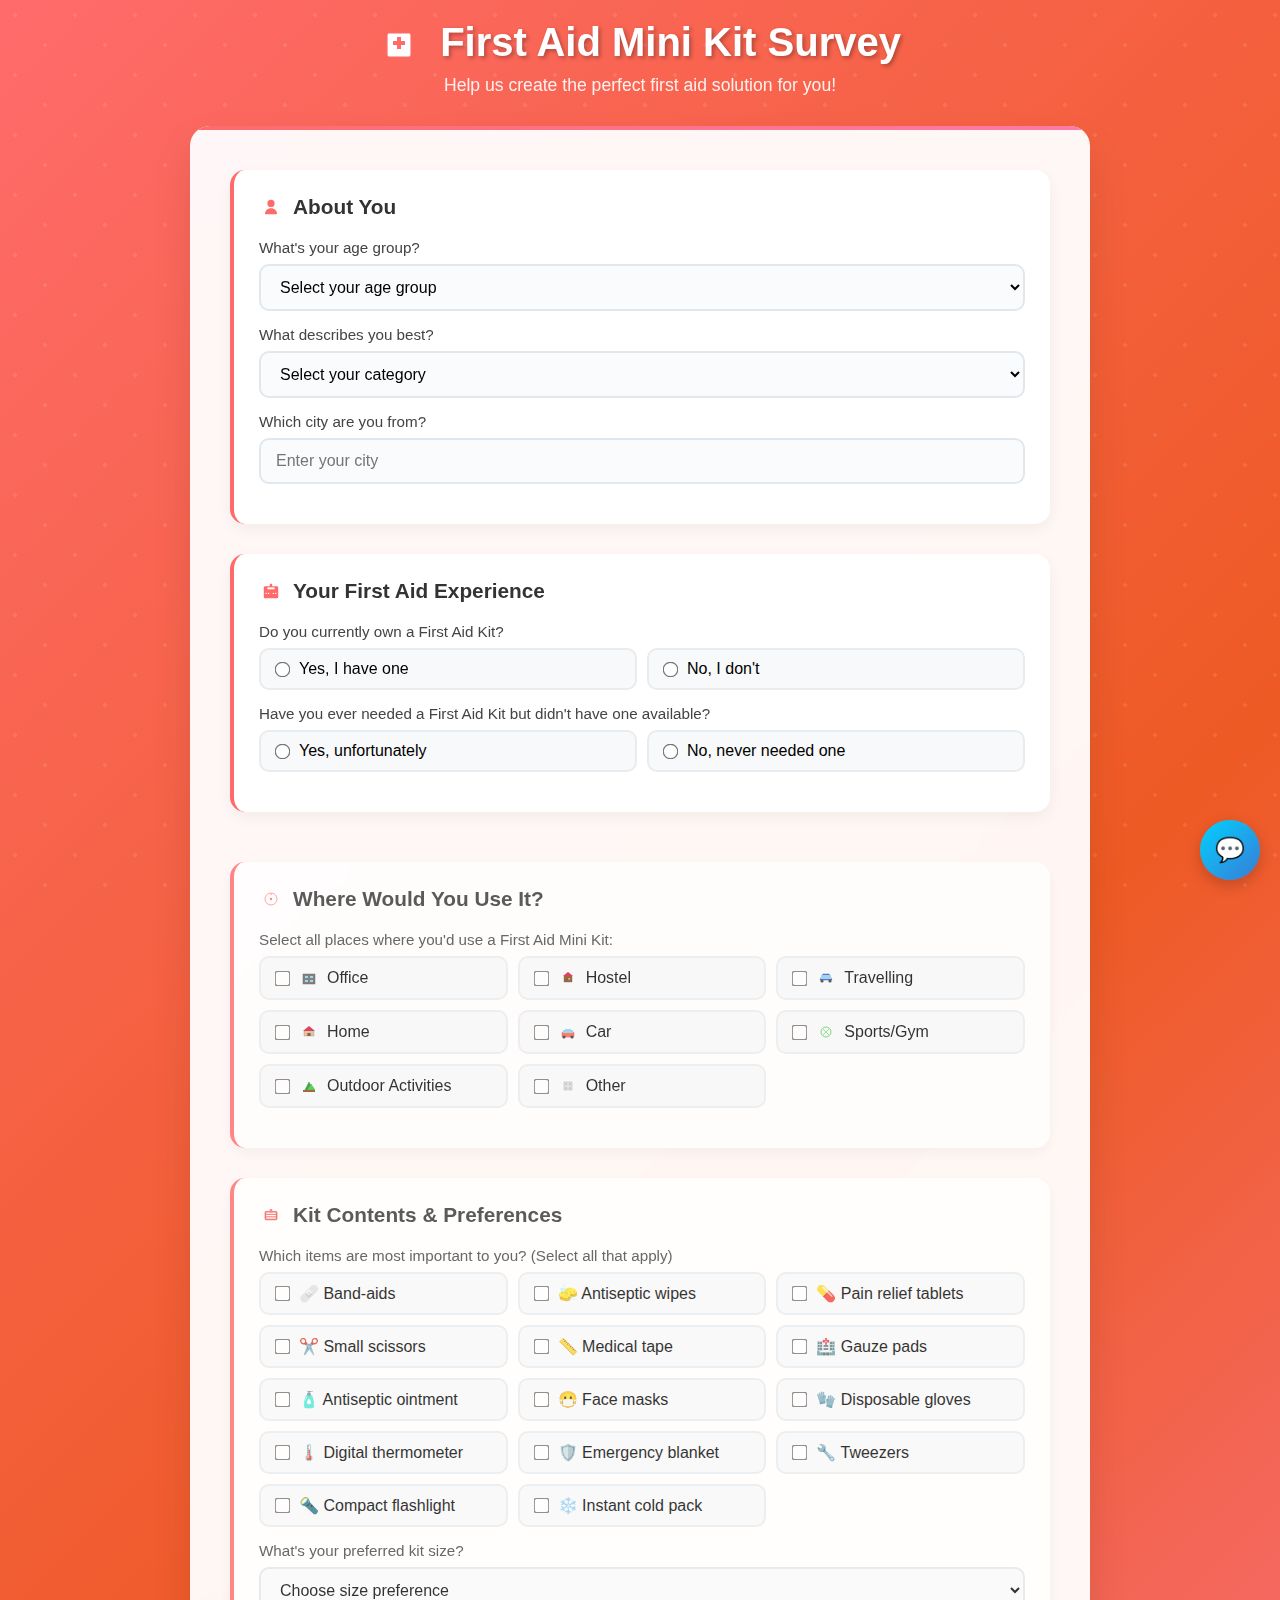
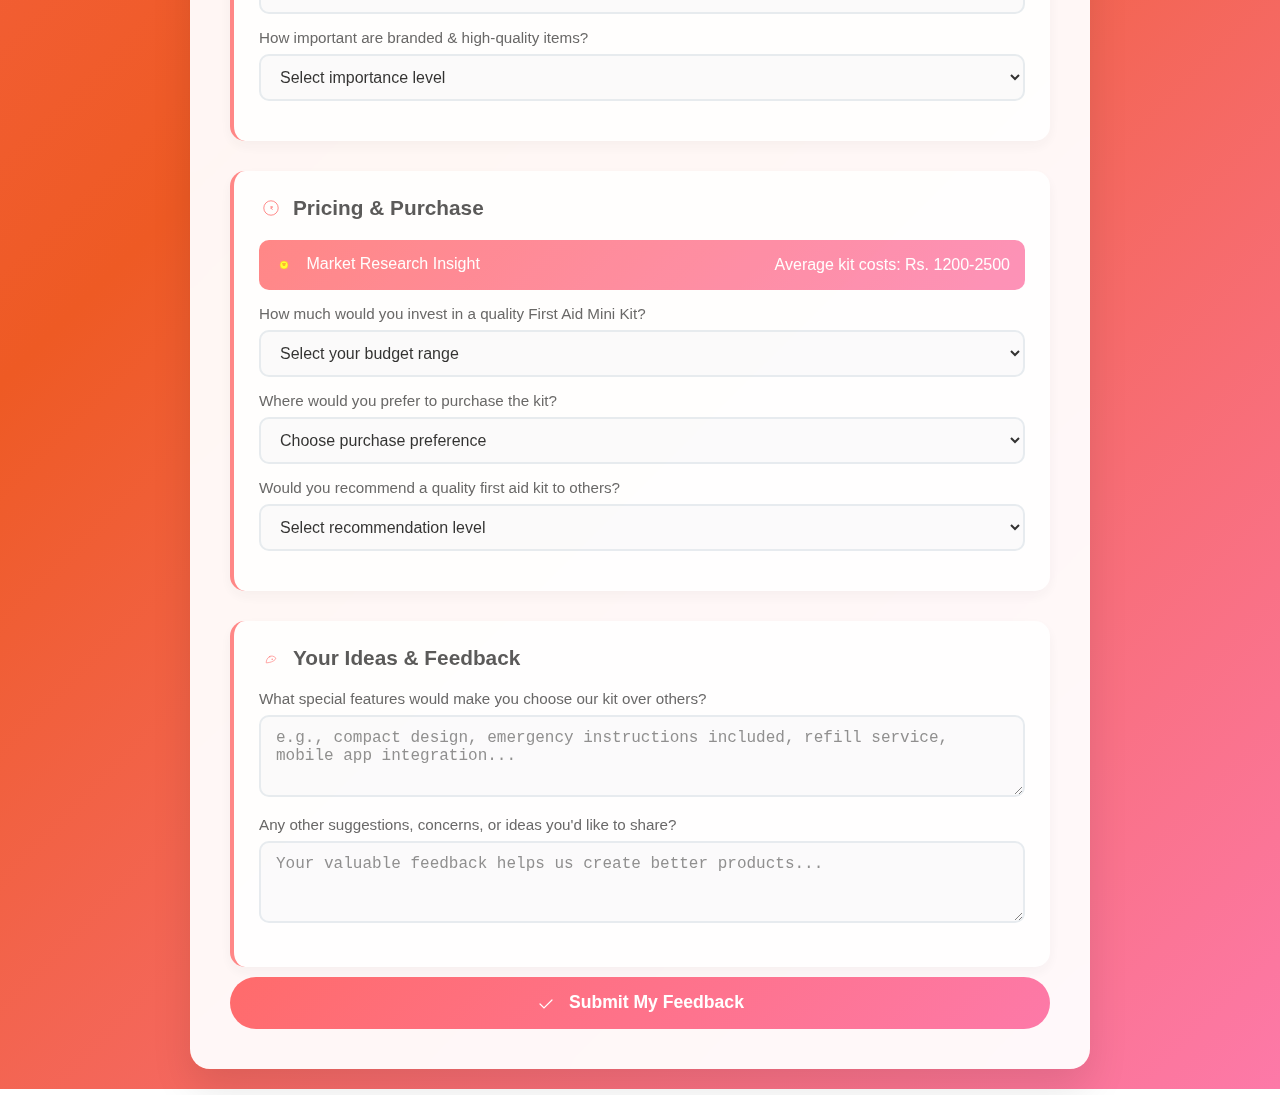
<file: survey/survery.html>
<!DOCTYPE html>
<html lang="en">
<head>
    <meta charset="UTF-8" />
    <meta name="viewport" content="width=device-width, initial-scale=1.0" />
    <title>🩹 First Aid Mini Kit - Market Survey</title>
    <style>
        * {
            margin: 0;
            padding: 0;
            box-sizing: border-box;
        }

        body {
            font-family: 'Segoe UI', Tahoma, Geneva, Verdana, sans-serif;
            background: linear-gradient(135deg, #ff6b6b 0%, #ee5a24 50%, #fd79a8 100%);
            min-height: 100vh;
            padding: 20px;
            position: relative;
            overflow-x: hidden;
        }

        .background-pattern {
            position: fixed;
            top: 0;
            left: 0;
            width: 100%;
            height: 100%;
            background-image: 
                radial-gradient(circle at 25% 25%, rgba(255,255,255,0.1) 2px, transparent 2px),
                radial-gradient(circle at 75% 75%, rgba(255,255,255,0.1) 2px, transparent 2px);
            background-size: 60px 60px;
            z-index: -1;
            animation: float 20s ease-in-out infinite;
        }

        @keyframes float {
            0%, 100% { transform: translateY(0px) rotate(0deg); }
            50% { transform: translateY(-20px) rotate(1deg); }
        }

        .container {
            max-width: 900px;
            margin: 0 auto;
            position: relative;
        }

        .header {
            text-align: center;
            margin-bottom: 30px;
            color: white;
        }

        .header h1 {
            font-size: 2.5rem;
            margin-bottom: 10px;
            text-shadow: 2px 2px 4px rgba(0,0,0,0.3);
            animation: slideInDown 1s ease-out;
        }

        .header p {
            font-size: 1.1rem;
            opacity: 0.9;
            animation: fadeIn 1.5s ease-out;
        }

        @keyframes slideInDown {
            from { opacity: 0; transform: translateY(-30px); }
            to { opacity: 1; transform: translateY(0); }
        }

        @keyframes fadeIn {
            from { opacity: 0; }
            to { opacity: 1; }
        }

        .form-container {
            background: rgba(255, 255, 255, 0.95);
            backdrop-filter: blur(10px);
            border-radius: 20px;
            box-shadow: 0 20px 40px rgba(0, 0, 0, 0.1);
            overflow: hidden;
            animation: slideInUp 1s ease-out;
        }

        @keyframes slideInUp {
            from { opacity: 0; transform: translateY(30px); }
            to { opacity: 1; transform: translateY(0); }
        }

        .progress-bar {
            height: 4px;
            background: linear-gradient(90deg, #ff6b6b, #fd79a8, #ee5a24);
            background-size: 200% 100%;
            animation: gradient 3s ease infinite;
        }

        @keyframes gradient {
            0% { background-position: 0% 50%; }
            50% { background-position: 100% 50%; }
            100% { background-position: 0% 50%; }
        }

        .form-content {
            padding: 40px;
        }

        .section {
            margin-bottom: 30px;
            padding: 25px;
            background: #fff;
            border-radius: 15px;
            box-shadow: 0 5px 15px rgba(0, 0, 0, 0.05);
            transition: transform 0.3s ease, box-shadow 0.3s ease;
            border-left: 4px solid #ff6b6b;
        }

        .section:hover {
            transform: translateY(-2px);
            box-shadow: 0 8px 25px rgba(0, 0, 0, 0.1);
        }

        .section-title {
            display: flex;
            align-items: center;
            margin-bottom: 20px;
            font-size: 1.3rem;
            color: #333;
            font-weight: 600;
        }

        .section-icon {
            margin-right: 10px;
            font-size: 1.5rem;
        }

        label {
            display: block;
            margin-bottom: 8px;
            font-weight: 500;
            color: #444;
            font-size: 0.95rem;
        }

        input[type="text"],
        input[type="number"],
        input[type="email"],
        select,
        textarea {
            width: 100%;
            padding: 12px 15px;
            margin-bottom: 15px;
            border: 2px solid #e1e8ed;
            border-radius: 10px;
            font-size: 1rem;
            transition: all 0.3s ease;
            background: #fafbfc;
        }

        input[type="text"]:focus,
        input[type="number"]:focus,
        input[type="email"]:focus,
        select:focus,
        textarea:focus {
            border-color: #ff6b6b;
            box-shadow: 0 0 0 3px rgba(255, 107, 107, 0.1);
            outline: none;
            background: #fff;
            transform: translateY(-1px);
        }

        .checkbox-group, .radio-group {
            display: grid;
            grid-template-columns: repeat(auto-fit, minmax(200px, 1fr));
            gap: 10px;
            margin-bottom: 15px;
        }

        .checkbox-item, .radio-item {
            display: flex;
            align-items: center;
            padding: 10px 15px;
            background: #f8f9fa;
            border: 2px solid #e9ecef;
            border-radius: 10px;
            cursor: pointer;
            transition: all 0.3s ease;
            position: relative;
        }

        .checkbox-item:hover, .radio-item:hover {
            background: #fff5f5;
            border-color: #ff6b6b;
            transform: translateY(-1px);
        }

        .checkbox-item input, .radio-item input {
            margin-right: 10px;
            transform: scale(1.2);
        }

        .checkbox-item.selected, .radio-item.selected {
            background: linear-gradient(135deg, #ff6b6b, #fd79a8);
            color: white;
            border-color: #ff6b6b;
        }

        .price-display {
            display: flex;
            justify-content: space-between;
            align-items: center;
            padding: 15px;
            background: linear-gradient(135deg, #ff6b6b, #fd79a8);
            color: white;
            border-radius: 10px;
            margin-bottom: 15px;
        }

        .submit-btn {
            width: 100%;
            padding: 15px;
            background: linear-gradient(135deg, #ff6b6b, #fd79a8);
            color: white;
            font-size: 1.1rem;
            font-weight: 600;
            border: none;
            border-radius: 50px;
            cursor: pointer;
            transition: all 0.3s ease;
            position: relative;
            overflow: hidden;
        }

        .submit-btn:hover {
            transform: translateY(-2px);
            box-shadow: 0 10px 20px rgba(255, 107, 107, 0.3);
        }

        .submit-btn:active {
            transform: translateY(0);
        }

        .submit-btn::before {
            content: '';
            position: absolute;
            top: 0;
            left: -100%;
            width: 100%;
            height: 100%;
            background: linear-gradient(90deg, transparent, rgba(255,255,255,0.2), transparent);
            transition: left 0.5s;
        }

        .submit-btn:hover::before {
            left: 100%;
        }

        .floating-help {
            position: fixed;
            bottom: 20px;
            right: 20px;
            width: 60px;
            height: 60px;
            background: linear-gradient(135deg, #00d2ff, #3a7bd5);
            border-radius: 50%;
            display: flex;
            align-items: center;
            justify-content: center;
            color: white;
            font-size: 1.5rem;
            cursor: pointer;
            box-shadow: 0 5px 15px rgba(0, 0, 0, 0.2);
            transition: all 0.3s ease;
            z-index: 1000;
            animation: pulse 2s infinite;
        }

        @keyframes pulse {
            0% { box-shadow: 0 0 0 0 rgba(0, 210, 255, 0.7); }
            70% { box-shadow: 0 0 0 10px rgba(0, 210, 255, 0); }
            100% { box-shadow: 0 0 0 0 rgba(0, 210, 255, 0); }
        }

        .floating-help:hover {
            transform: scale(1.1);
            animation: none;
        }

        .tooltip {
            position: absolute;
            bottom: 70px;
            right: 0;
            background: #333;
            color: white;
            padding: 10px 15px;
            border-radius: 10px;
            white-space: nowrap;
            opacity: 0;
            visibility: hidden;
            transition: all 0.3s ease;
        }

        .floating-help:hover .tooltip {
            opacity: 1;
            visibility: visible;
        }

        .success-message {
            position: fixed;
            top: 50%;
            left: 50%;
            transform: translate(-50%, -50%);
            background: white;
            padding: 30px;
            border-radius: 20px;
            box-shadow: 0 20px 40px rgba(0, 0, 0, 0.2);
            text-align: center;
            z-index: 2000;
            opacity: 0;
            visibility: hidden;
            transition: all 0.3s ease;
        }

        .success-message.show {
            opacity: 1;
            visibility: visible;
        }

        .success-icon {
            font-size: 4rem;
            color: #00d2ff;
            margin-bottom: 20px;
        }

        @media (max-width: 768px) {
            .form-content {
                padding: 20px;
            }
            
            .header h1 {
                font-size: 2rem;
            }
            
            .checkbox-group, .radio-group {
                grid-template-columns: 1fr;
            }
            
            .section {
                padding: 20px;
            }
        }

        @media (max-width: 480px) {
            body {
                padding: 10px;
            }
            
            .header h1 {
                font-size: 1.8rem;
            }
            
            .form-content {
                padding: 15px;
            }
            
            .section {
                padding: 15px;
            }
        }
    </style>
</head>
<body>
    <div class="background-pattern"></div>
    
    <div class="container">
        <div class="header">
            <h1>
                <svg width="40" height="40" viewBox="0 0 100 100" style="display: inline-block; margin-right: 10px; vertical-align: middle;">
                    <rect x="20" y="20" width="60" height="60" rx="5" fill="#ffffff" stroke="#ff6b6b" stroke-width="3"/>
                    <rect x="45" y="30" width="10" height="30" fill="#ff6b6b"/>
                    <rect x="35" y="40" width="30" height="10" fill="#ff6b6b"/>
                </svg>
                First Aid Mini Kit Survey
            </h1>
            <p>Help us create the perfect first aid solution for you!</p>
        </div>

        <div class="form-container">
            <div class="progress-bar"></div>
            
            <div class="form-content">
                <form id="surveyForm">
                    <div class="section">
                        <div class="section-title">
                            <svg class="section-icon" width="24" height="24" viewBox="0 0 100 100" style="margin-right: 10px;">
                                <circle cx="50" cy="35" r="15" fill="#ff6b6b"/>
                                <path d="M50 55 C35 55, 25 65, 25 80 L75 80 C75 65, 65 55, 50 55" fill="#ff6b6b"/>
                            </svg>
                            About You
                        </div>
                        
                        <label for="age">What's your age group?</label>
                        <select id="age" name="age" required>
                            <option value="">Select your age group</option>
                            <option>Under 18</option>
                            <option>18-24</option>
                            <option>25-34</option>
                            <option>35-44</option>
                            <option>45+</option>
                        </select>

                        <label for="profession">What describes you best?</label>
                        <select id="profession" name="profession" required>
                            <option value="">Select your category</option>
                            <option>Student</option>
                            <option>Office worker</option>
                            <option>Healthcare professional</option>
                            <option>Traveller/adventurer</option>
                            <option>Hostel resident</option>
                            <option>Parent/caregiver</option>
                            <option>Other</option>
                        </select>

                        <label for="city">Which city are you from?</label>
                        <input type="text" id="city" name="city" placeholder="Enter your city" required>
                    </div>

                    <div class="section">
                        <div class="section-title">
                            <svg class="section-icon" width="24" height="24" viewBox="0 0 100 100" style="margin-right: 10px;">
                                <rect x="20" y="30" width="60" height="50" rx="5" fill="#ff6b6b"/>
                                <rect x="45" y="20" width="10" height="25" fill="#ff6b6b"/>
                                <rect x="35" y="35" width="30" height="8" fill="white"/>
                                <circle cx="30" cy="60" r="3" fill="white"/>
                                <circle cx="40" cy="60" r="3" fill="white"/>
                                <circle cx="60" cy="60" r="3" fill="white"/>
                                <circle cx="70" cy="60" r="3" fill="white"/>
                            </svg>
                            Your First Aid Experience
                        </div>
                        
                        <label>Do you currently own a First Aid Kit?</label>
                        <div class="radio-group">
                            <div class="radio-item">
                                <input type="radio" name="ownKit" value="Yes" required>
                                <span>Yes, I have one</span>
                            </div>
                            <div class="radio-item">
                                <input type="radio" name="ownKit" value="No" required>
                                <span>No, I don't</span>
                            </div>
                        </div>

                        <label>Have you ever needed a First Aid Kit but didn't have one available?</label>
                        <div class="radio-group">
                            <div class="radio-item">
                                <input type="radio" name="needKit" value="Yes" required>
                                <span>Yes, unfortunately</span>
                            </div>
                            <div class="radio-item">
                                <input type="radio" name="needKit" value="No" required>
                                <span>No, never needed one</span>
                            </div>
                        </div>
                    </div>

                    <div class="section">
                        <div class="section-title">
                            <svg class="section-icon" width="24" height="24" viewBox="0 0 100 100" style="margin-right: 10px;">
                                <circle cx="50" cy="50" r="25" fill="none" stroke="#ff6b6b" stroke-width="3"/>
                                <circle cx="50" cy="50" r="5" fill="#ff6b6b"/>
                                <path d="M50 25 L55 35 L50 30 L45 35 Z" fill="#ff6b6b"/>
                            </svg>
                            Where Would You Use It?
                        </div>
                        
                        <label>Select all places where you'd use a First Aid Mini Kit:</label>
                        <div class="checkbox-group">
                            <div class="checkbox-item">
                                <input type="checkbox" name="usage" value="Office">
                                <svg width="20" height="20" viewBox="0 0 100 100" style="margin-right: 8px;">
                                    <rect x="20" y="30" width="60" height="50" fill="#666" stroke="#333" stroke-width="2"/>
                                    <rect x="30" y="40" width="15" height="10" fill="#87ceeb"/>
                                    <rect x="55" y="40" width="15" height="10" fill="#87ceeb"/>
                                    <rect x="30" y="60" width="15" height="10" fill="#87ceeb"/>
                                    <rect x="55" y="60" width="15" height="10" fill="#87ceeb"/>
                                </svg>
                                <span>Office</span>
                            </div>
                            <div class="checkbox-item">
                                <input type="checkbox" name="usage" value="Hostel">
                                <svg width="20" height="20" viewBox="0 0 100 100" style="margin-right: 8px;">
                                    <path d="M30 70 L30 40 L50 25 L70 40 L70 70 Z" fill="#8B4513" stroke="#654321" stroke-width="2"/>
                                    <rect x="40" y="50" width="8" height="12" fill="#654321"/>
                                    <rect x="52" y="50" width="8" height="8" fill="#87ceeb"/>
                                    <polygon points="25,40 50,20 75,40" fill="#DC143C"/>
                                </svg>
                                <span>Hostel</span>
                            </div>
                            <div class="checkbox-item">
                                <input type="checkbox" name="usage" value="Travelling">
                                <svg width="20" height="20" viewBox="0 0 100 100" style="margin-right: 8px;">
                                    <path d="M20 60 L35 30 L65 30 L80 60 Z" fill="#4169E1" stroke="#000080" stroke-width="2"/>
                                    <circle cx="30" cy="65" r="8" fill="#333"/>
                                    <circle cx="70" cy="65" r="8" fill="#333"/>
                                    <rect x="25" y="35" width="50" height="20" fill="#87ceeb"/>
                                </svg>
                                <span>Travelling</span>
                            </div>
                            <div class="checkbox-item">
                                <input type="checkbox" name="usage" value="Home">
                                <svg width="20" height="20" viewBox="0 0 100 100" style="margin-right: 8px;">
                                    <path d="M25 70 L25 45 L50 25 L75 45 L75 70 Z" fill="#DEB887" stroke="#8B7355" stroke-width="2"/>
                                    <rect x="42" y="55" width="16" height="15" fill="#654321"/>
                                    <rect x="55" y="45" width="12" height="10" fill="#87ceeb"/>
                                    <polygon points="20,45 50,20 80,45" fill="#DC143C"/>
                                </svg>
                                <span>Home</span>
                            </div>
                            <div class="checkbox-item">
                                <input type="checkbox" name="usage" value="Car">
                                <svg width="20" height="20" viewBox="0 0 100 100" style="margin-right: 8px;">
                                    <rect x="20" y="50" width="60" height="25" rx="5" fill="#FF6347" stroke="#DC143C" stroke-width="2"/>
                                    <circle cx="30" cy="75" r="8" fill="#333"/>
                                    <circle cx="70" cy="75" r="8" fill="#333"/>
                                    <rect x="25" y="40" width="50" height="15" fill="#87ceeb"/>
                                    <rect x="35" y="35" width="30" height="10" fill="#87ceeb"/>
                                </svg>
                                <span>Car</span>
                            </div>
                            <div class="checkbox-item">
                                <input type="checkbox" name="usage" value="Sports">
                                <svg width="20" height="20" viewBox="0 0 100 100" style="margin-right: 8px;">
                                    <circle cx="50" cy="50" r="25" fill="none" stroke="#32CD32" stroke-width="4"/>
                                    <path d="M35 35 L65 65 M65 35 L35 65" stroke="#32CD32" stroke-width="3"/>
                                </svg>
                                <span>Sports/Gym</span>
                            </div>
                            <div class="checkbox-item">
                                <input type="checkbox" name="usage" value="Outdoor">
                                <svg width="20" height="20" viewBox="0 0 100 100" style="margin-right: 8px;">
                                    <path d="M30 70 L50 30 L70 70 Z" fill="#228B22" stroke="#006400" stroke-width="2"/>
                                    <path d="M40 70 L60 40 L80 70 Z" fill="#32CD32" stroke="#228B22" stroke-width="2"/>
                                    <rect x="20" y="70" width="60" height="10" fill="#8B4513"/>
                                </svg>
                                <span>Outdoor Activities</span>
                            </div>
                            <div class="checkbox-item">
                                <input type="checkbox" name="usage" value="Other">
                                <svg width="20" height="20" viewBox="0 0 100 100" style="margin-right: 8px;">
                                    <rect x="30" y="30" width="40" height="40" fill="#DDD" stroke="#999" stroke-width="2"/>
                                    <circle cx="40" cy="40" r="3" fill="#666"/>
                                    <circle cx="60" cy="40" r="3" fill="#666"/>
                                    <circle cx="40" cy="60" r="3" fill="#666"/>
                                    <circle cx="60" cy="60" r="3" fill="#666"/>
                                </svg>
                                <span>Other</span>
                            </div>
                        </div>
                    </div>

                    <div class="section">
                        <div class="section-title">
                            <svg class="section-icon" width="24" height="24" viewBox="0 0 100 100" style="margin-right: 10px;">
                                <rect x="25" y="35" width="50" height="35" rx="5" fill="#ff6b6b" stroke="#cc0000" stroke-width="2"/>
                                <rect x="30" y="40" width="40" height="5" fill="white"/>
                                <rect x="30" y="50" width="40" height="5" fill="white"/>
                                <rect x="30" y="60" width="40" height="5" fill="white"/>
                                <rect x="45" y="25" width="10" height="15" fill="#ff6b6b"/>
                            </svg>
                            Kit Contents & Preferences
                        </div>
                        
                        <label>Which items are most important to you? (Select all that apply)</label>
                        <div class="checkbox-group">
                            <div class="checkbox-item">
                                <input type="checkbox" name="items" value="Band-aids">
                                <span>🩹 Band-aids</span>
                            </div>
                            <div class="checkbox-item">
                                <input type="checkbox" name="items" value="Antiseptic wipes">
                                <span>🧽 Antiseptic wipes</span>
                            </div>
                            <div class="checkbox-item">
                                <input type="checkbox" name="items" value="Pain relief tablets">
                                <span>💊 Pain relief tablets</span>
                            </div>
                            <div class="checkbox-item">
                                <input type="checkbox" name="items" value="Small scissors">
                                <span>✂️ Small scissors</span>
                            </div>
                            <div class="checkbox-item">
                                <input type="checkbox" name="items" value="Medical tape">
                                <span>📏 Medical tape</span>
                            </div>
                            <div class="checkbox-item">
                                <input type="checkbox" name="items" value="Gauze pads">
                                <span>🏥 Gauze pads</span>
                            </div>
                            <div class="checkbox-item">
                                <input type="checkbox" name="items" value="Antiseptic ointment">
                                <span>🧴 Antiseptic ointment</span>
                            </div>
                            <div class="checkbox-item">
                                <input type="checkbox" name="items" value="Face masks">
                                <span>😷 Face masks</span>
                            </div>
                            <div class="checkbox-item">
                                <input type="checkbox" name="items" value="Gloves">
                                <span>🧤 Disposable gloves</span>
                            </div>
                            <div class="checkbox-item">
                                <input type="checkbox" name="items" value="Thermometer">
                                <span>🌡️ Digital thermometer</span>
                            </div>
                            <div class="checkbox-item">
                                <input type="checkbox" name="items" value="Emergency blanket">
                                <span>🛡️ Emergency blanket</span>
                            </div>
                            <div class="checkbox-item">
                                <input type="checkbox" name="items" value="Tweezers">
                                <span>🔧 Tweezers</span>
                            </div>
                            <div class="checkbox-item">
                                <input type="checkbox" name="items" value="Compact flashlight">
                                <span>🔦 Compact flashlight</span>
                            </div>
                            <div class="checkbox-item">
                                <input type="checkbox" name="items" value="Instant cold pack">
                                <span>❄️ Instant cold pack</span>
                            </div>
                        </div>

                        <label>What's your preferred kit size?</label>
                        <select name="kitSize" required>
                            <option value="">Choose size preference</option>
                            <option>Pocket size (fits in wallet)</option>
                            <option>Small pouch (phone size)</option>
                            <option>Medium box (book size)</option>
                            <option>Large kit (comprehensive)</option>
                            <option>No preference</option>
                        </select>

                        <label>How important are branded & high-quality items?</label>
                        <select name="qualityImportance" required>
                            <option value="">Select importance level</option>
                            <option>Very important - only trusted brands</option>
                            <option>Somewhat important - prefer known brands</option>
                            <option>Not important - value over brand</option>
                        </select>
                    </div>

                    <div class="section">
                        <div class="section-title">
                            <svg class="section-icon" width="24" height="24" viewBox="0 0 100 100" style="margin-right: 10px;">
                                <circle cx="50" cy="50" r="30" fill="none" stroke="#ff6b6b" stroke-width="4"/>
                                <text x="50" y="58" text-anchor="middle" font-size="20" font-weight="bold" fill="#ff6b6b">₹</text>
                            </svg>
                            Pricing & Purchase
                        </div>
                        
                        <div class="price-display">
                            <span>
                                <svg width="20" height="20" viewBox="0 0 100 100" style="margin-right: 8px; vertical-align: middle;">
                                    <circle cx="50" cy="50" r="20" fill="yellow" stroke="orange" stroke-width="3"/>
                                    <path d="M40 40 L60 40 L55 55 L45 55 Z" fill="orange"/>
                                </svg>
                                Market Research Insight
                            </span>
                            <span>Average kit costs: Rs. 1200-2500</span>
                        </div>

                        <label>How much would you invest in a quality First Aid Mini Kit?</label>
                        <select name="priceRange" required>
                            <option value="">Select your budget range</option>
                            <option>Less than Rs. 800</option>
                            <option>Rs. 800 - 1200</option>
                            <option>Rs. 1200 - 1800</option>
                            <option>Rs. 1800 - 2500</option>
                            <option>Rs. 2500 - 3500</option>
                            <option>More than Rs. 3500</option>
                        </select>

                        <label>Where would you prefer to purchase the kit?</label>
                        <select name="buyPlace" required>
                            <option value="">Choose purchase preference</option>
                            <option>Online (Amazon, Flipkart, etc.)</option>
                            <option>Medical store/Pharmacy</option>
                            <option>Supermarket/Hypermarket</option>
                            <option>Through workplace</option>
                            <option>Hospital/Clinic</option>
                            <option>Specialty health stores</option>
                            <option>No preference</option>
                        </select>

                        <label>Would you recommend a quality first aid kit to others?</label>
                        <select name="recommend" required>
                            <option value="">Select recommendation level</option>
                            <option>Absolutely - would actively promote</option>
                            <option>Yes - would recommend if asked</option>
                            <option>Maybe - depends on their needs</option>
                            <option>Probably not</option>
                        </select>
                    </div>

                    <div class="section">
                        <div class="section-title">
                            <svg class="section-icon" width="24" height="24" viewBox="0 0 100 100" style="margin-right: 10px;">
                                <path d="M30 70 C30 50, 50 30, 70 50 C70 60, 50 70, 30 70" fill="none" stroke="#ff6b6b" stroke-width="3"/>
                                <circle cx="45" cy="45" r="3" fill="#ff6b6b"/>
                                <circle cx="55" cy="55" r="3" fill="#ff6b6b"/>
                            </svg>
                            Your Ideas & Feedback
                        </div>
                        
                        <label>What special features would make you choose our kit over others?</label>
                        <textarea name="features" rows="3" placeholder="e.g., compact design, emergency instructions included, refill service, mobile app integration..."></textarea>

                        <label>Any other suggestions, concerns, or ideas you'd like to share?</label>
                        <textarea name="comments" rows="3" placeholder="Your valuable feedback helps us create better products..."></textarea>
                    </div>

                    <button type="submit" class="submit-btn">
                        <svg width="20" height="20" viewBox="0 0 100 100" style="margin-right: 8px; vertical-align: middle;">
                            <path d="M20 50 L40 70 L80 30" fill="none" stroke="white" stroke-width="6" stroke-linecap="round"/>
                        </svg>
                        Submit My Feedback
                    </button>
                </form>
            </div>
        </div>
    </div>

    <div class="floating-help">
        💬
        <div class="tooltip">Need help? Click for assistance!</div>
    </div>

    <div class="success-message" id="successMessage">
        <div class="success-icon">🎉</div>
        <h2>Thank You!</h2>
        <p>Your valuable feedback has been submitted successfully.</p>
        <p>Together, we'll create the perfect first aid solution!</p>
    </div>

    <script>
        // Enhanced form functionality
        const form = document.getElementById('surveyForm');
        const checkboxItems = document.querySelectorAll('.checkbox-item');
        const radioItems = document.querySelectorAll('.radio-item');
        const successMessage = document.getElementById('successMessage');
        const floatingHelp = document.querySelector('.floating-help');

        // Handle checkbox visual feedback
        checkboxItems.forEach(item => {
            const checkbox = item.querySelector('input[type="checkbox"]');
            checkbox.addEventListener('change', () => {
                if (checkbox.checked) {
                    item.classList.add('selected');
                } else {
                    item.classList.remove('selected');
                }
            });
        });

        // Handle radio button visual feedback
        radioItems.forEach(item => {
            const radio = item.querySelector('input[type="radio"]');
            radio.addEventListener('change', () => {
                // Remove selected class from all items in the same group
                const groupName = radio.name;
                document.querySelectorAll(`input[name="${groupName}"]`).forEach(r => {
                    r.closest('.radio-item').classList.remove('selected');
                });
                // Add selected class to current item
                item.classList.add('selected');
            });
        });

        // Enhanced form submission with animation
        form.addEventListener('submit', function(e) {
            e.preventDefault();
            
            // Show success message with animation
            successMessage.classList.add('show');
            
            // Hide success message after 3 seconds and reset form
            setTimeout(() => {
                successMessage.classList.remove('show');
                form.reset();
                
                // Reset visual states
                checkboxItems.forEach(item => item.classList.remove('selected'));
                radioItems.forEach(item => item.classList.remove('selected'));
            }, 3000);
        });

        // Floating help functionality
        floatingHelp.addEventListener('click', () => {
            alert(`📋 Survey Help:

• Take your time - there's no rush!
• Select all options that apply to you
• Your honest feedback helps us create better products
• All responses are confidential
• Contact us at +92 315 9396545 for questions

Thank you for participating! 🙏`);
        });

        // Smooth scrolling for better UX
        const sections = document.querySelectorAll('.section');
        const observerOptions = {
            threshold: 0.1,
            rootMargin: '0px 0px -50px 0px'
        };

        const observer = new IntersectionObserver((entries) => {
            entries.forEach(entry => {
                if (entry.isIntersecting) {
                    entry.target.style.opacity = '1';
                    entry.target.style.transform = 'translateY(0)';
                }
            });
        }, observerOptions);

        sections.forEach(section => {
            section.style.opacity = '0.8';
            section.style.transform = 'translateY(20px)';
            section.style.transition = 'opacity 0.6s ease, transform 0.6s ease';
            observer.observe(section);
        });

        // Add some interactive feedback for form elements
        const formElements = document.querySelectorAll('input, select, textarea');
        formElements.forEach(element => {
            element.addEventListener('focus', () => {
                element.parentElement.style.transform = 'scale(1.02)';
            });
            
            element.addEventListener('blur', () => {
                element.parentElement.style.transform = 'scale(1)';
            });
        });
    </script>

    <script>
        document.getElementById('surveyForm').addEventListener('submit', function(e) {
            e.preventDefault();
            
            // Get form data
            const formData = new FormData(this);
            const data = {};
            formData.forEach((value, key) => data[key] = value);
            
            // Replace this URL with your Google Apps Script Web App URL
            fetch('https://script.google.com/macros/s/AKfycbwNxFag8gBQ3bH8xXMXEkiQH6qQqf_661GNNErX6T4UNS5rFX7JgmY2Sc5mDeVSgThz/exec', {
                method: 'POST',
                body: new URLSearchParams(data)
            })
            .then(response => response.json())
            .then(data => {
                alert('Thank you! Your response has been recorded.');
                document.getElementById('surveyForm').reset();
            })
            .catch(error => {
                console.error('Error:', error);
                alert('There was an error submitting your response. Please try again.');
            });
        });
    </script>
</body>
</html>
</file>
